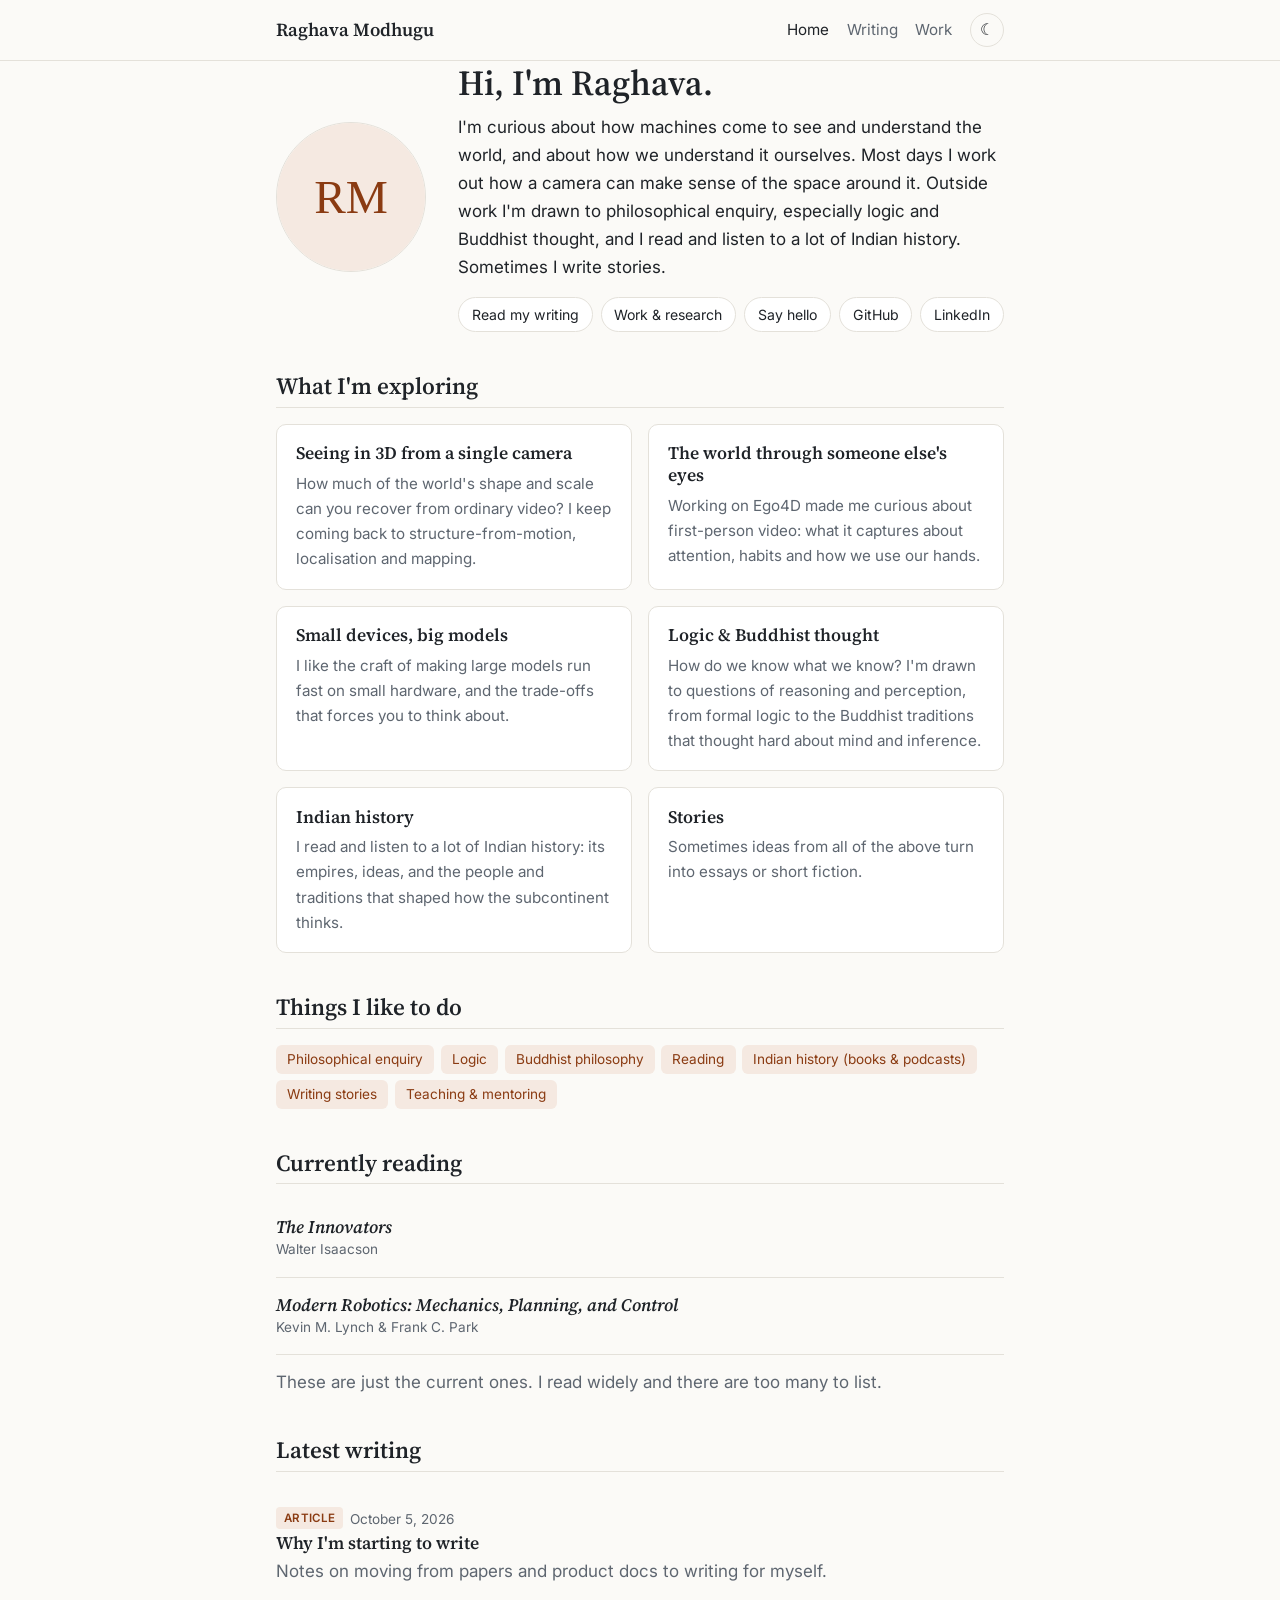
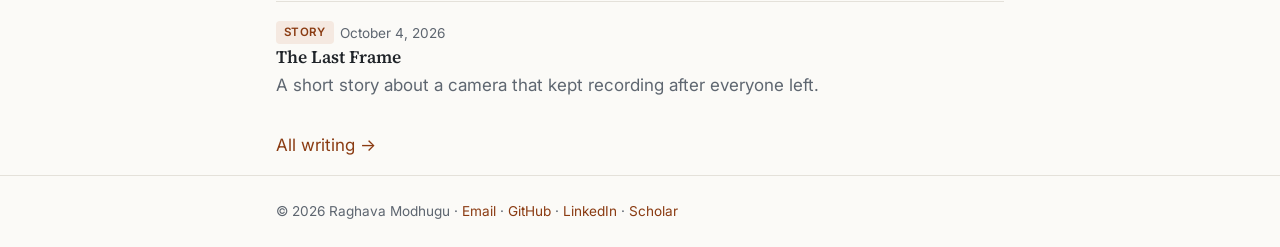
<file: index.html>
<!doctype html>
<html lang="en">
<head>
  <meta charset="utf-8">
  <meta name="viewport" content="width=device-width, initial-scale=1">
  <title>Raghava Modhugu</title>
  <meta name="description" content="Raghava Modhugu — things I explore, write and build.">
  <link rel="preconnect" href="https://fonts.googleapis.com">
  <link rel="preconnect" href="https://fonts.gstatic.com" crossorigin>
  <link href="https://fonts.googleapis.com/css2?family=Inter:wght@400;600&family=Source+Serif+4:ital,wght@0,400;0,600;1,400&display=swap" rel="stylesheet">
  <link rel="stylesheet" href="assets/css/style.css">
  <script>try{var t=localStorage.getItem("theme");if(t)document.documentElement.setAttribute("data-theme",t)}catch(e){}</script>
</head>
<body>
  <header id="site-header"></header>
  <main class="container">
    <section class="hero">
      <img src="assets/img/profile.svg" alt="Raghava Modhugu">
      <div>
        <h1>Hi, I'm Raghava.</h1>
        <p>I'm curious about how machines come to see and understand the world, and about how we understand it ourselves. Most days I work out how a camera can make sense of the space around it. Outside work I'm drawn to philosophical enquiry, especially logic and Buddhist thought, and I read and listen to a lot of Indian history. Sometimes I write stories.</p>
        <div class="links">
          <a href="writing.html">Read my writing</a>
          <a href="work.html">Work &amp; research</a>
          <a href="mailto:nagendra.raghava@gmail.com">Say hello</a>
          <a href="https://github.com/RaghavaModhugu" target="_blank" rel="noopener">GitHub</a>
          <a href="https://www.linkedin.com/in/raghavamodhugu" target="_blank" rel="noopener">LinkedIn</a>
        </div>
      </div>
    </section>

    <h2>What I'm exploring</h2>
    <div class="grid">
      <div class="card">
        <h3>Seeing in 3D from a single camera</h3>
        <p>How much of the world's shape and scale can you recover from ordinary video? I keep coming back to structure-from-motion, localisation and mapping.</p>
      </div>
      <div class="card">
        <h3>The world through someone else's eyes</h3>
        <p>Working on Ego4D made me curious about first-person video: what it captures about attention, habits and how we use our hands.</p>
      </div>
      <div class="card">
        <h3>Small devices, big models</h3>
        <p>I like the craft of making large models run fast on small hardware, and the trade-offs that forces you to think about.</p>
      </div>
      <div class="card">
        <h3>Logic &amp; Buddhist thought</h3>
        <p>How do we know what we know? I'm drawn to questions of reasoning and perception, from formal logic to the Buddhist traditions that thought hard about mind and inference.</p>
      </div>
      <div class="card">
        <h3>Indian history</h3>
        <p>I read and listen to a lot of Indian history: its empires, ideas, and the people and traditions that shaped how the subcontinent thinks.</p>
      </div>
      <div class="card">
        <h3>Stories</h3>
        <p>Sometimes ideas from all of the above turn into essays or short fiction.</p>
      </div>
    </div>

    <h2>Things I like to do</h2>
    <ul class="tags">
      <li>Philosophical enquiry</li><li>Logic</li><li>Buddhist philosophy</li>
      <li>Reading</li><li>Indian history (books &amp; podcasts)</li><li>Writing stories</li><li>Teaching &amp; mentoring</li>
    </ul>

    <h2>Currently reading</h2>
    <div class="item"><h3><em>The Innovators</em></h3><div class="meta">Walter Isaacson</div></div>
    <div class="item"><h3><em>Modern Robotics: Mechanics, Planning, and Control</em></h3><div class="meta">Kevin M. Lynch &amp; Frank C. Park</div></div>
    <p class="muted" style="margin-top:.8rem">These are just the current ones. I read widely and there are too many to list.</p>

    <h2>Latest writing</h2>
    <div id="latest-posts"><p class="muted">Loading…</p></div>
    <p style="margin-top:1rem"><a href="writing.html">All writing →</a></p>
  </main>
  <footer id="site-footer"></footer>
  <script src="assets/js/main.js"></script>
</body>
</html>
</file>
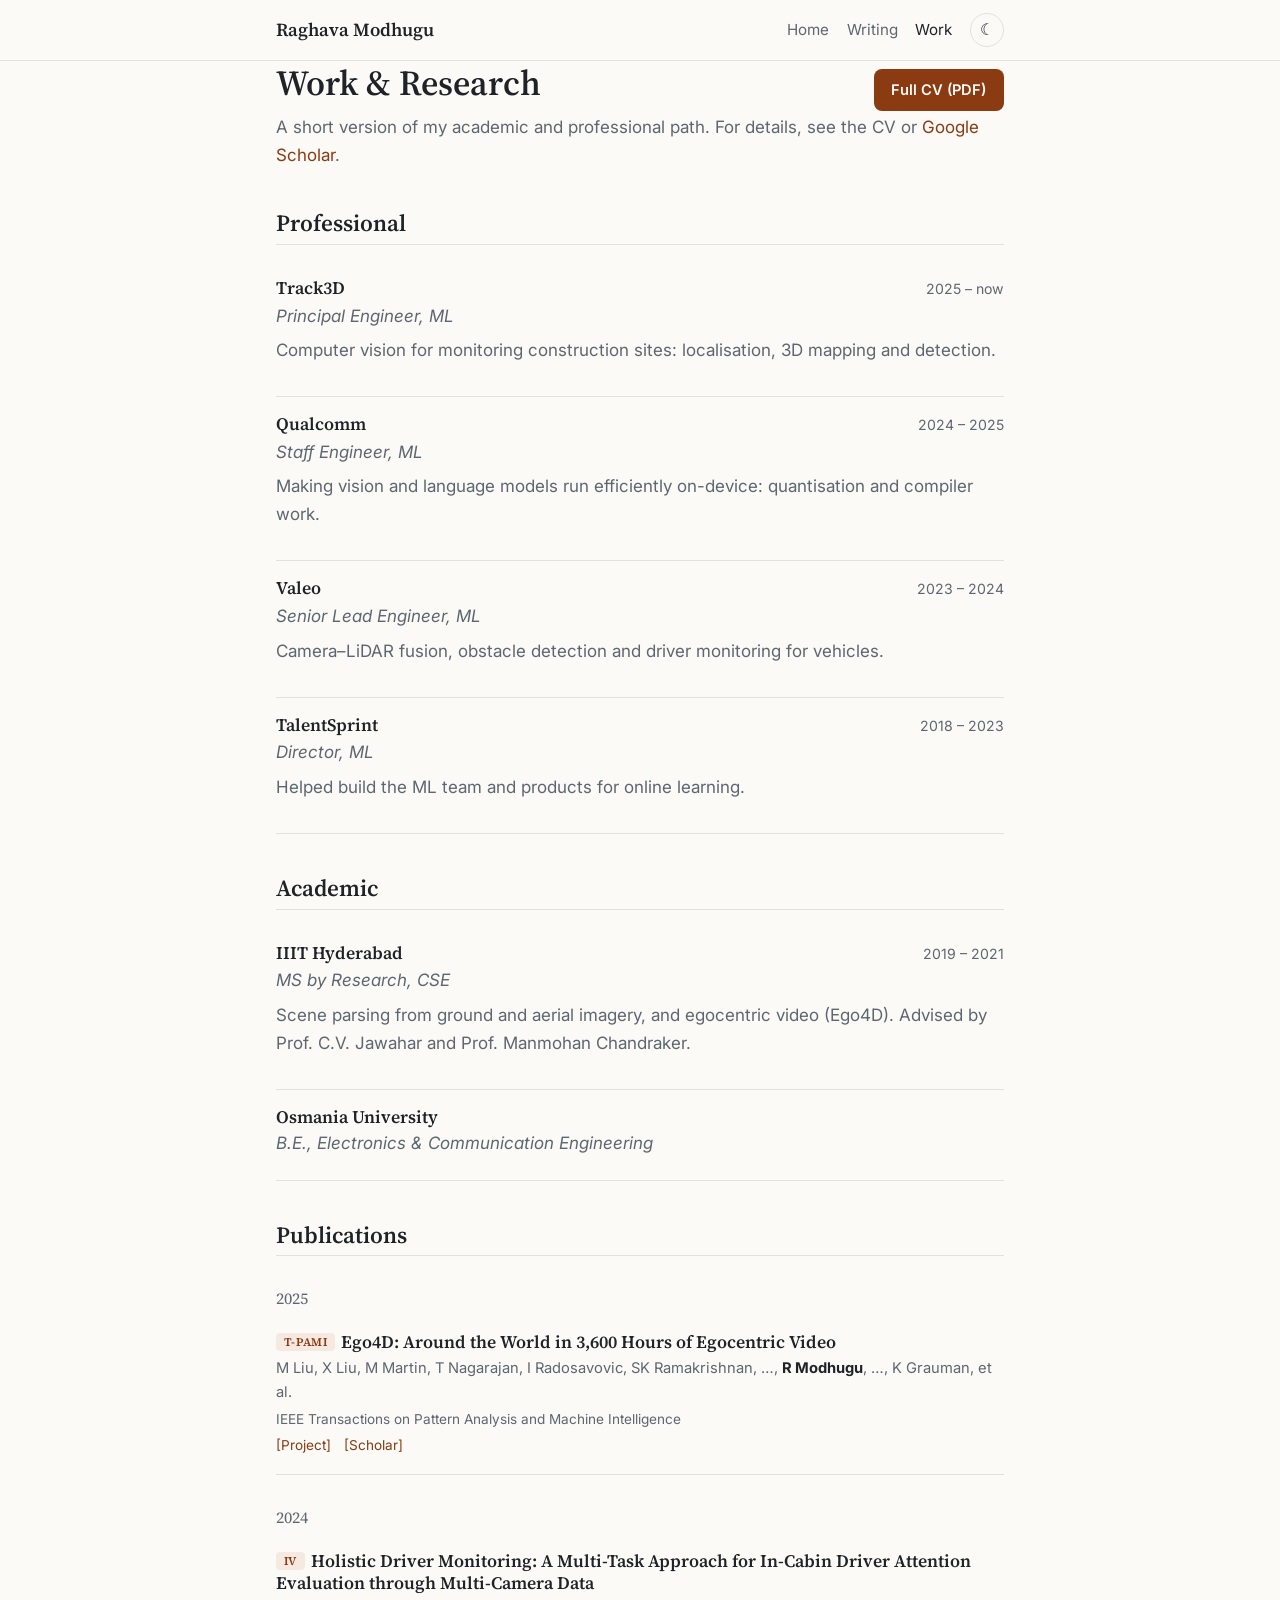
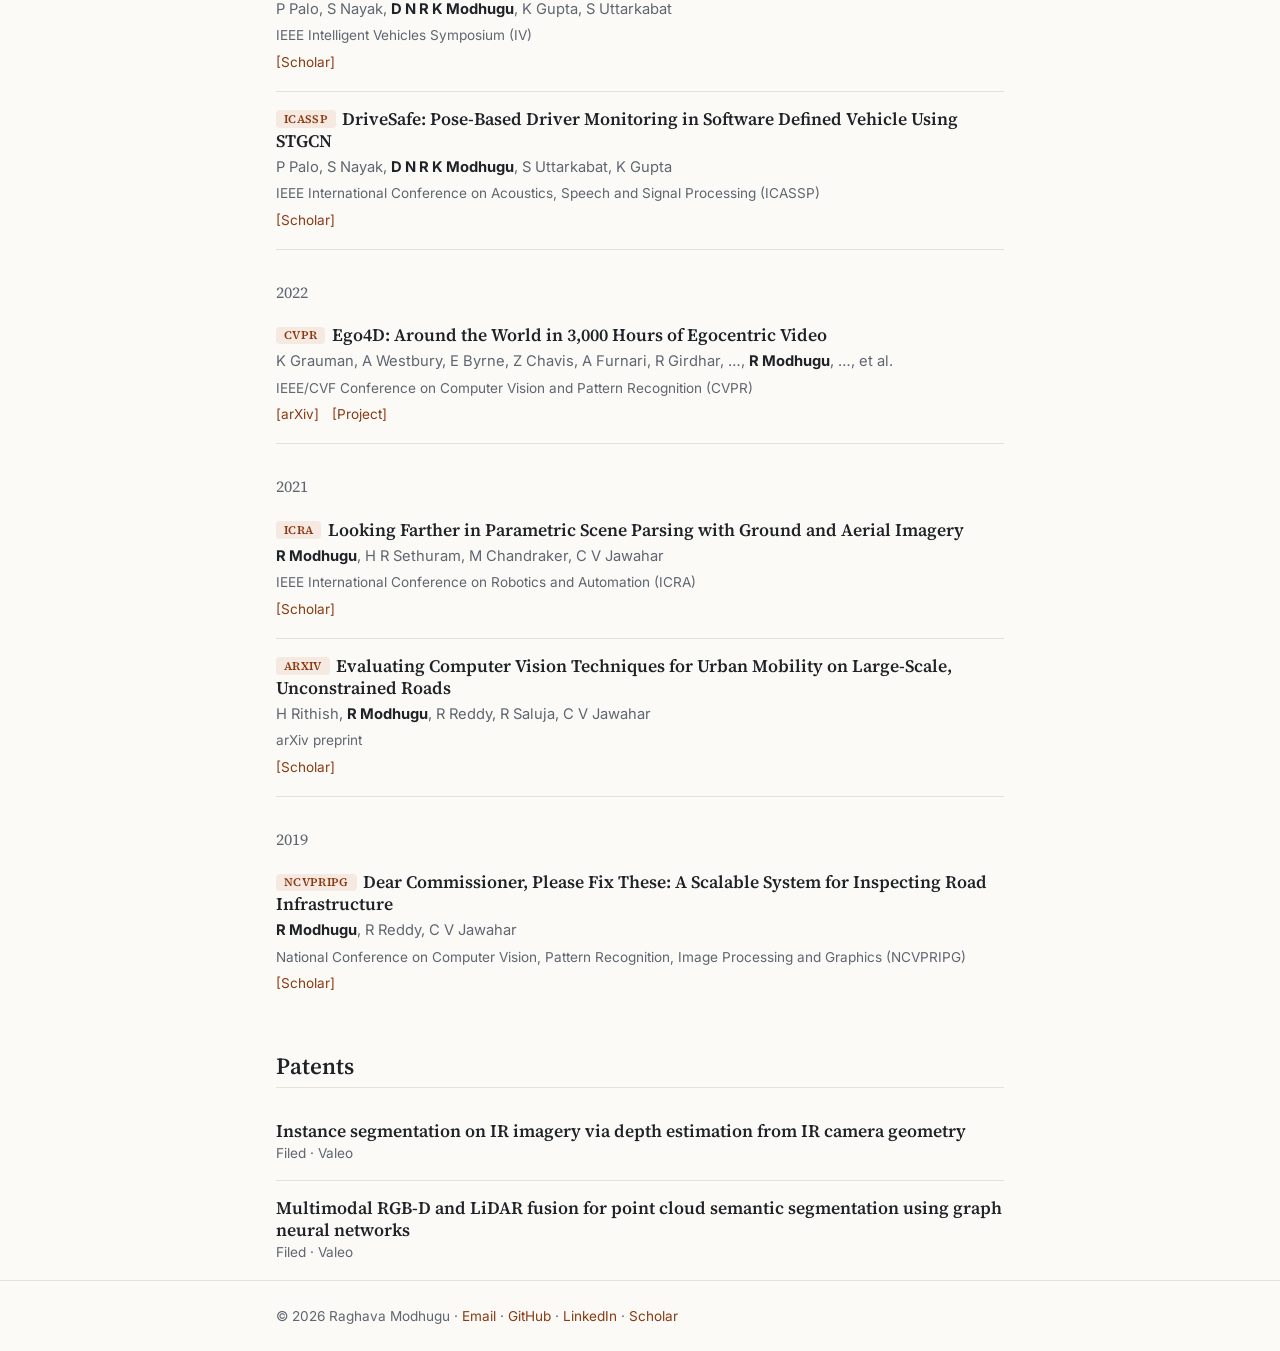
<file: work.html>
<!doctype html>
<html lang="en">
<head>
  <meta charset="utf-8">
  <meta name="viewport" content="width=device-width, initial-scale=1">
  <title>Work & Research · Raghava Modhugu</title>
  <meta name="description" content="Academic and professional background of Raghava Modhugu.">
  <link rel="preconnect" href="https://fonts.googleapis.com">
  <link rel="preconnect" href="https://fonts.gstatic.com" crossorigin>
  <link href="https://fonts.googleapis.com/css2?family=Inter:wght@400;600&family=Source+Serif+4:ital,wght@0,400;0,600;1,400&display=swap" rel="stylesheet">
  <link rel="stylesheet" href="assets/css/style.css">
  <script>try{var t=localStorage.getItem("theme");if(t)document.documentElement.setAttribute("data-theme",t)}catch(e){}</script>
</head>
<body>
  <header id="site-header"></header>
  <main class="container">
    <div class="entry-head">
      <h1>Work &amp; Research</h1>
      <a class="btn" href="assets/cv.pdf" target="_blank">Full CV (PDF)</a>
    </div>
    <p class="muted">A short version of my academic and professional path. For details, see the CV or <a href="https://scholar.google.com/citations?user=P3UdhnsAAAAJ" target="_blank" rel="noopener">Google Scholar</a>.</p>

    <h2>Professional</h2>
    <div class="item"><div class="entry-head"><h3>Track3D</h3><span class="when">2025 – now</span></div><div class="role-title">Principal Engineer, ML</div><p class="muted">Computer vision for monitoring construction sites: localisation, 3D mapping and detection.</p></div>
    <div class="item"><div class="entry-head"><h3>Qualcomm</h3><span class="when">2024 – 2025</span></div><div class="role-title">Staff Engineer, ML</div><p class="muted">Making vision and language models run efficiently on-device: quantisation and compiler work.</p></div>
    <div class="item"><div class="entry-head"><h3>Valeo</h3><span class="when">2023 – 2024</span></div><div class="role-title">Senior Lead Engineer, ML</div><p class="muted">Camera–LiDAR fusion, obstacle detection and driver monitoring for vehicles.</p></div>
    <div class="item"><div class="entry-head"><h3>TalentSprint</h3><span class="when">2018 – 2023</span></div><div class="role-title">Director, ML</div><p class="muted">Helped build the ML team and products for online learning.</p></div>

    <h2>Academic</h2>
    <div class="item"><div class="entry-head"><h3>IIIT Hyderabad</h3><span class="when">2019 – 2021</span></div><div class="role-title">MS by Research, CSE</div><p class="muted">Scene parsing from ground and aerial imagery, and egocentric video (Ego4D). Advised by Prof. C.V. Jawahar and Prof. Manmohan Chandraker.</p></div>
    <div class="item"><div class="entry-head"><h3>Osmania University</h3></div><div class="role-title">B.E., Electronics &amp; Communication Engineering</div></div>

    <h2>Publications</h2>
    <div id="publications"><p class="muted">Loading…</p></div>

    <h2>Patents</h2>
    <div class="item"><h3>Instance segmentation on IR imagery via depth estimation from IR camera geometry</h3><div class="meta">Filed · Valeo</div></div>
    <div class="item"><h3>Multimodal RGB-D and LiDAR fusion for point cloud semantic segmentation using graph neural networks</h3><div class="meta">Filed · Valeo</div></div>
  </main>
  <footer id="site-footer"></footer>
  <script src="assets/js/main.js"></script>
</body>
</html>
</file>
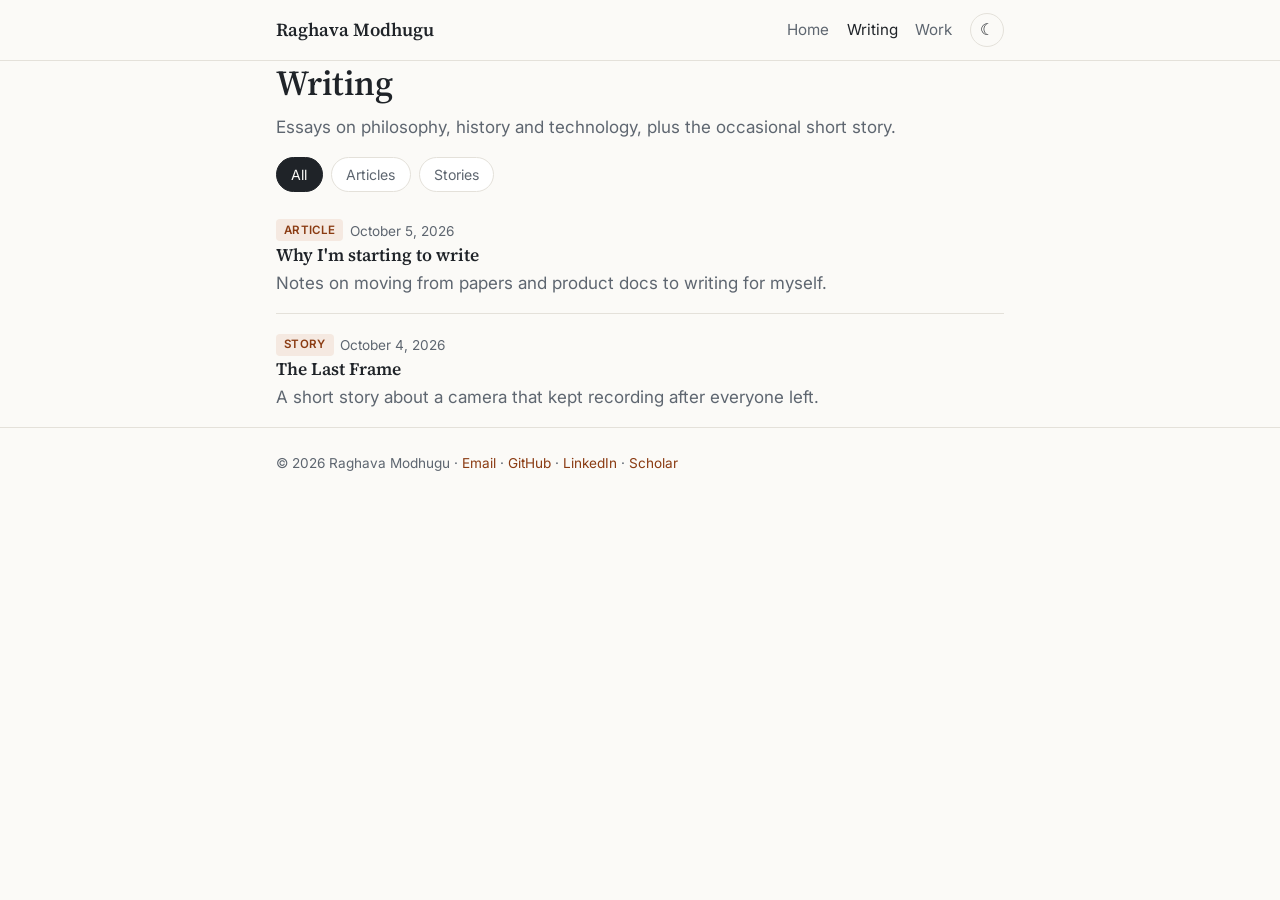
<file: writing.html>
<!doctype html>
<html lang="en">
<head>
  <meta charset="utf-8">
  <meta name="viewport" content="width=device-width, initial-scale=1">
  <title>Writing · Raghava Modhugu</title>
  <meta name="description" content="Articles and short stories by Raghava Modhugu.">
  <link rel="preconnect" href="https://fonts.googleapis.com">
  <link rel="preconnect" href="https://fonts.gstatic.com" crossorigin>
  <link href="https://fonts.googleapis.com/css2?family=Inter:wght@400;600&family=Source+Serif+4:ital,wght@0,400;0,600;1,400&display=swap" rel="stylesheet">
  <link rel="stylesheet" href="assets/css/style.css">
  <script>try{var t=localStorage.getItem("theme");if(t)document.documentElement.setAttribute("data-theme",t)}catch(e){}</script>
</head>
<body>
  <header id="site-header"></header>
  <main class="container">
    <h1>Writing</h1>
    <p class="muted">Essays on philosophy, history and technology, plus the occasional short story.</p>
    <div class="filters">
      <button class="active" data-type="all">All</button>
      <button data-type="article">Articles</button>
      <button data-type="story">Stories</button>
    </div>
    <div id="post-list"><p class="muted">Loading…</p></div>
  </main>
  <footer id="site-footer"></footer>
  <script src="assets/js/main.js"></script>
</body>
</html>
</file>
<file: assets/css/style.css>
/* ---------- Theme tokens ---------- */
:root {
  --bg: #fbfaf7;
  --surface: #ffffff;
  --text: #1f2328;
  --muted: #5e6670;
  --border: #e4e1da;
  --accent: #8a3b12;
  --accent-soft: #f5e9e1;
  --serif: "Source Serif 4", Georgia, "Times New Roman", serif;
  --sans: "Inter", -apple-system, BlinkMacSystemFont, "Segoe UI", sans-serif;
  --maxw: 760px;
  color-scheme: light;
}
@media (prefers-color-scheme: dark) {
  :root:not([data-theme="light"]) {
    --bg: #15171a;
    --surface: #1c1f23;
    --text: #e6e3dd;
    --muted: #9aa1a9;
    --border: #2c3036;
    --accent: #e8a27a;
    --accent-soft: #2e231d;
    color-scheme: dark;
  }
}
:root[data-theme="dark"] {
  --bg: #15171a;
  --surface: #1c1f23;
  --text: #e6e3dd;
  --muted: #9aa1a9;
  --border: #2c3036;
  --accent: #e8a27a;
  --accent-soft: #2e231d;
  color-scheme: dark;
}

/* ---------- Base ---------- */
* { box-sizing: border-box; }
html { -webkit-text-size-adjust: 100%; }
body {
  margin: 0;
  background: var(--bg);
  color: var(--text);
  font-family: var(--sans);
  font-size: 17px;
  line-height: 1.65;
}
a { color: var(--accent); text-decoration: none; }
a:hover { text-decoration: underline; }
h1, h2, h3 { font-family: var(--serif); line-height: 1.25; font-weight: 600; }
h1 { font-size: 2.2rem; margin: 0 0 .5rem; }
h2 { font-size: 1.45rem; margin: 2.5rem 0 1rem; padding-bottom: .35rem; border-bottom: 1px solid var(--border); }
h3 { font-size: 1.1rem; margin: 0; }
p { margin: 0 0 1rem; }
.muted { color: var(--muted); }
.container { max-width: var(--maxw); margin: 0 auto; padding: 0 16px; }
main { padding: 2.5rem 0 4rem; }

/* ---------- Header / nav ---------- */
.site-header { border-bottom: 1px solid var(--border); background: var(--bg); position: sticky; top: 0; z-index: 10; }
.site-header .container { display: flex; align-items: center; justify-content: space-between; gap: 1rem; min-height: 60px; flex-wrap: wrap; }
.brand { font-family: var(--serif); font-weight: 600; font-size: 1.15rem; color: var(--text); }
.brand:hover { text-decoration: none; }
nav { display: flex; align-items: center; gap: 1.1rem; flex-wrap: wrap; }
nav a { color: var(--muted); font-size: .95rem; }
nav a.active, nav a:hover { color: var(--text); text-decoration: none; }
.theme-toggle {
  background: none; border: 1px solid var(--border); border-radius: 999px;
  width: 34px; height: 34px; cursor: pointer; color: var(--text); font-size: 1rem; line-height: 1;
}

/* ---------- Home ---------- */
.hero { display: grid; grid-template-columns: 150px 1fr; gap: 2rem; align-items: center; }
.hero img { width: 150px; height: 150px; border-radius: 50%; object-fit: cover; border: 1px solid var(--border); }
.hero .role { color: var(--muted); margin-bottom: .75rem; }
.links { display: flex; flex-wrap: wrap; gap: .5rem; margin-top: .75rem; }
.links a {
  font-size: .88rem; padding: .3rem .8rem; border: 1px solid var(--border);
  border-radius: 999px; color: var(--text); background: var(--surface);
}
.links a:hover { border-color: var(--accent); color: var(--accent); text-decoration: none; }
.tags { display: flex; flex-wrap: wrap; gap: .4rem; padding: 0; margin: 0; list-style: none; }
.tags li { font-size: .85rem; background: var(--accent-soft); color: var(--accent); padding: .2rem .7rem; border-radius: 6px; }
@media (max-width: 560px) {
  .hero { grid-template-columns: 1fr; text-align: left; gap: 1rem; }
  .hero img { width: 110px; height: 110px; }
  h1 { font-size: 1.8rem; }
}

/* ---------- Exploring cards ---------- */
.grid { display: grid; grid-template-columns: repeat(2, 1fr); gap: 1rem; }
.card { background: var(--surface); border: 1px solid var(--border); border-radius: 10px; padding: 1.1rem 1.2rem; }
.card h3 { margin-bottom: .4rem; }
.card p { margin: 0; color: var(--muted); font-size: .95rem; }
@media (max-width: 560px) { .grid { grid-template-columns: 1fr; } }

/* ---------- Lists (posts, pubs, timeline) ---------- */
.item { padding: 1rem 0; border-bottom: 1px solid var(--border); }
.item:last-child { border-bottom: none; }
.item h3 a { color: var(--text); }
.item h3 a:hover { color: var(--accent); }
.meta { font-size: .85rem; color: var(--muted); }
.badge {
  display: inline-block; font-size: .72rem; font-weight: 600; letter-spacing: .03em;
  text-transform: uppercase; padding: .1rem .5rem; border-radius: 4px;
  background: var(--accent-soft); color: var(--accent); margin-right: .4rem; vertical-align: 2px;
}
.authors { font-size: .92rem; color: var(--muted); margin: .2rem 0; }
.authors strong { color: var(--text); }
.pub-links a { font-size: .85rem; margin-right: .8rem; }
.year { font-family: var(--serif); color: var(--muted); font-size: 1rem; margin: 1.8rem 0 .2rem; }

.stats { display: flex; gap: 1rem; flex-wrap: wrap; margin: 1rem 0 0; }
.stat { background: var(--surface); border: 1px solid var(--border); border-radius: 8px; padding: .7rem 1.1rem; min-width: 120px; }
.stat b { display: block; font-family: var(--serif); font-size: 1.5rem; }
.stat span { font-size: .8rem; color: var(--muted); }

.entry-head { display: flex; justify-content: space-between; gap: 1rem; flex-wrap: wrap; align-items: baseline; }
.entry-head .when { font-size: .88rem; color: var(--muted); white-space: nowrap; }
.role-title { font-style: italic; color: var(--muted); margin: .1rem 0 .4rem; }
.item ul { margin: .3rem 0 0; padding-left: 1.2rem; }
.item li { margin-bottom: .3rem; }

.skills { display: grid; grid-template-columns: 140px 1fr; gap: .4rem 1rem; }
.skills dt { font-weight: 600; }
.skills dd { margin: 0; color: var(--muted); }
@media (max-width: 560px) { .skills { grid-template-columns: 1fr; } .skills dd { margin-bottom: .6rem; } }

.btn {
  display: inline-block; padding: .55rem 1.1rem; border-radius: 8px;
  background: var(--accent); color: var(--bg); font-weight: 600; font-size: .92rem;
}
.btn:hover { text-decoration: none; opacity: .9; }

/* ---------- Writing ---------- */
.filters { display: flex; gap: .5rem; margin: 1rem 0 .5rem; flex-wrap: wrap; }
.filters button {
  font: inherit; font-size: .88rem; padding: .3rem .9rem; border-radius: 999px; cursor: pointer;
  border: 1px solid var(--border); background: var(--surface); color: var(--muted);
}
.filters button.active { background: var(--text); color: var(--bg); border-color: var(--text); }

/* ---------- Post ---------- */
.post-header { margin-bottom: 2rem; }
.post-body { font-family: var(--serif); font-size: 1.12rem; line-height: 1.75; }
.post-body h2 { border: none; margin-top: 2rem; }
.post-body img { max-width: 100%; border-radius: 6px; }
.post-body blockquote { margin: 1.5rem 0; padding: .2rem 1.2rem; border-left: 3px solid var(--accent); color: var(--muted); font-style: italic; }
.post-body pre { background: var(--surface); border: 1px solid var(--border); padding: 1rem; border-radius: 6px; overflow-x: auto; font-size: .88rem; }
.post-body code { font-size: .9em; }
.post-body hr { border: none; text-align: center; margin: 2rem 0; }
.post-body hr::after { content: "· · ·"; color: var(--muted); letter-spacing: .5em; }
.back { display: inline-block; margin-top: 3rem; font-size: .92rem; }

/* ---------- Footer ---------- */
.site-footer { border-top: 1px solid var(--border); padding: 1.5rem 0; font-size: .85rem; color: var(--muted); }
</file>
